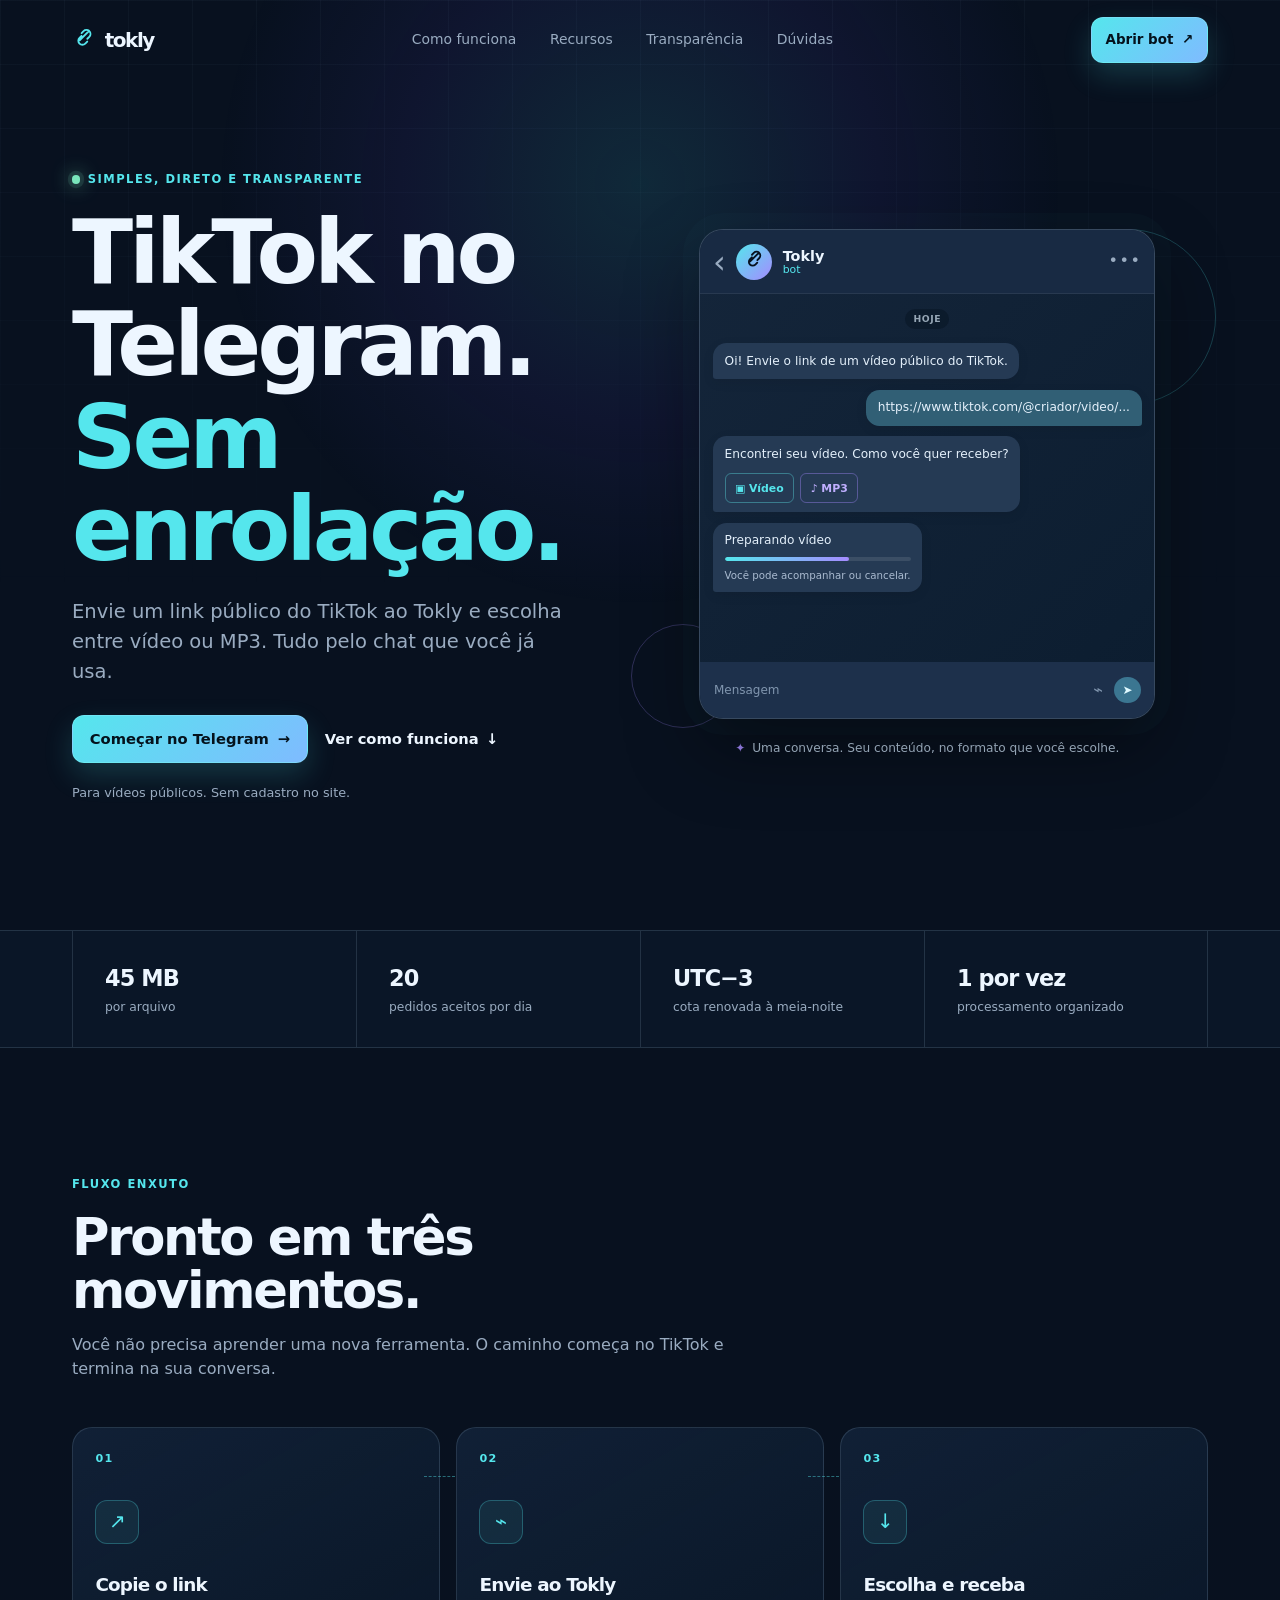
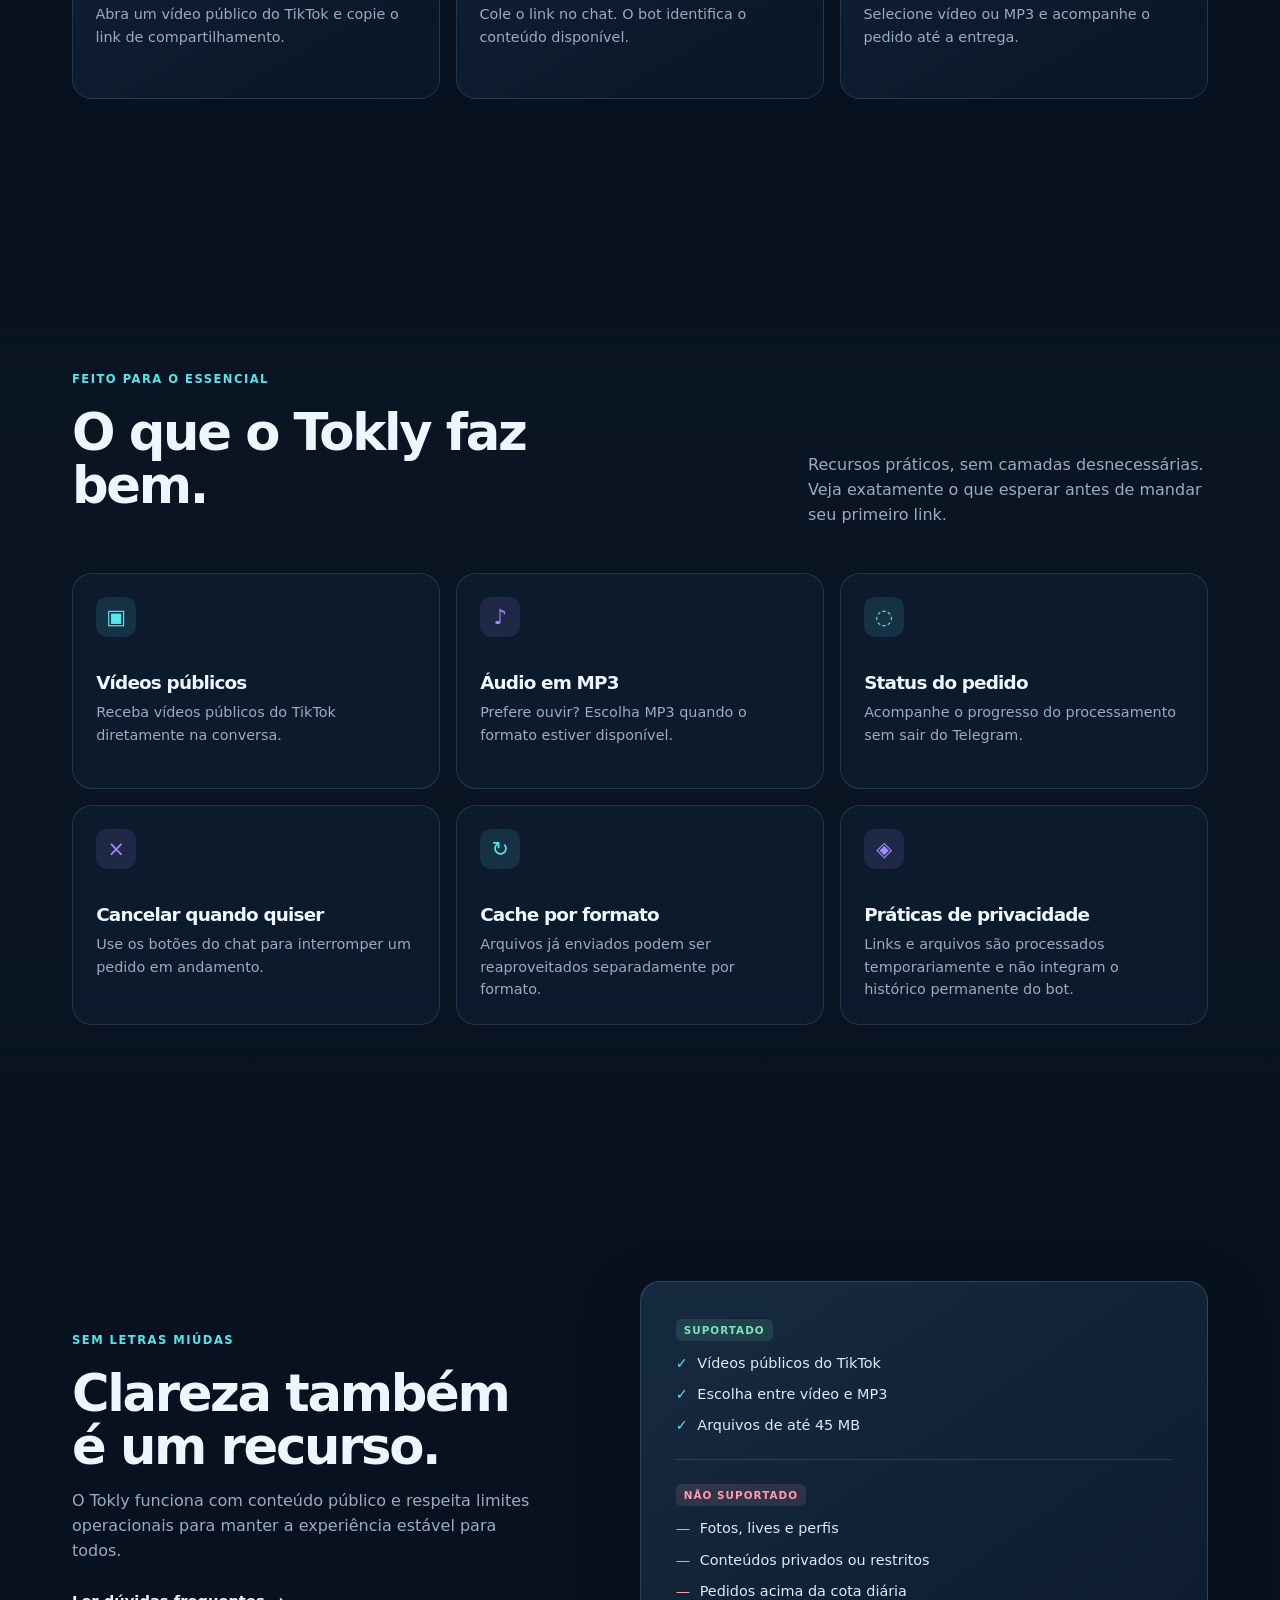
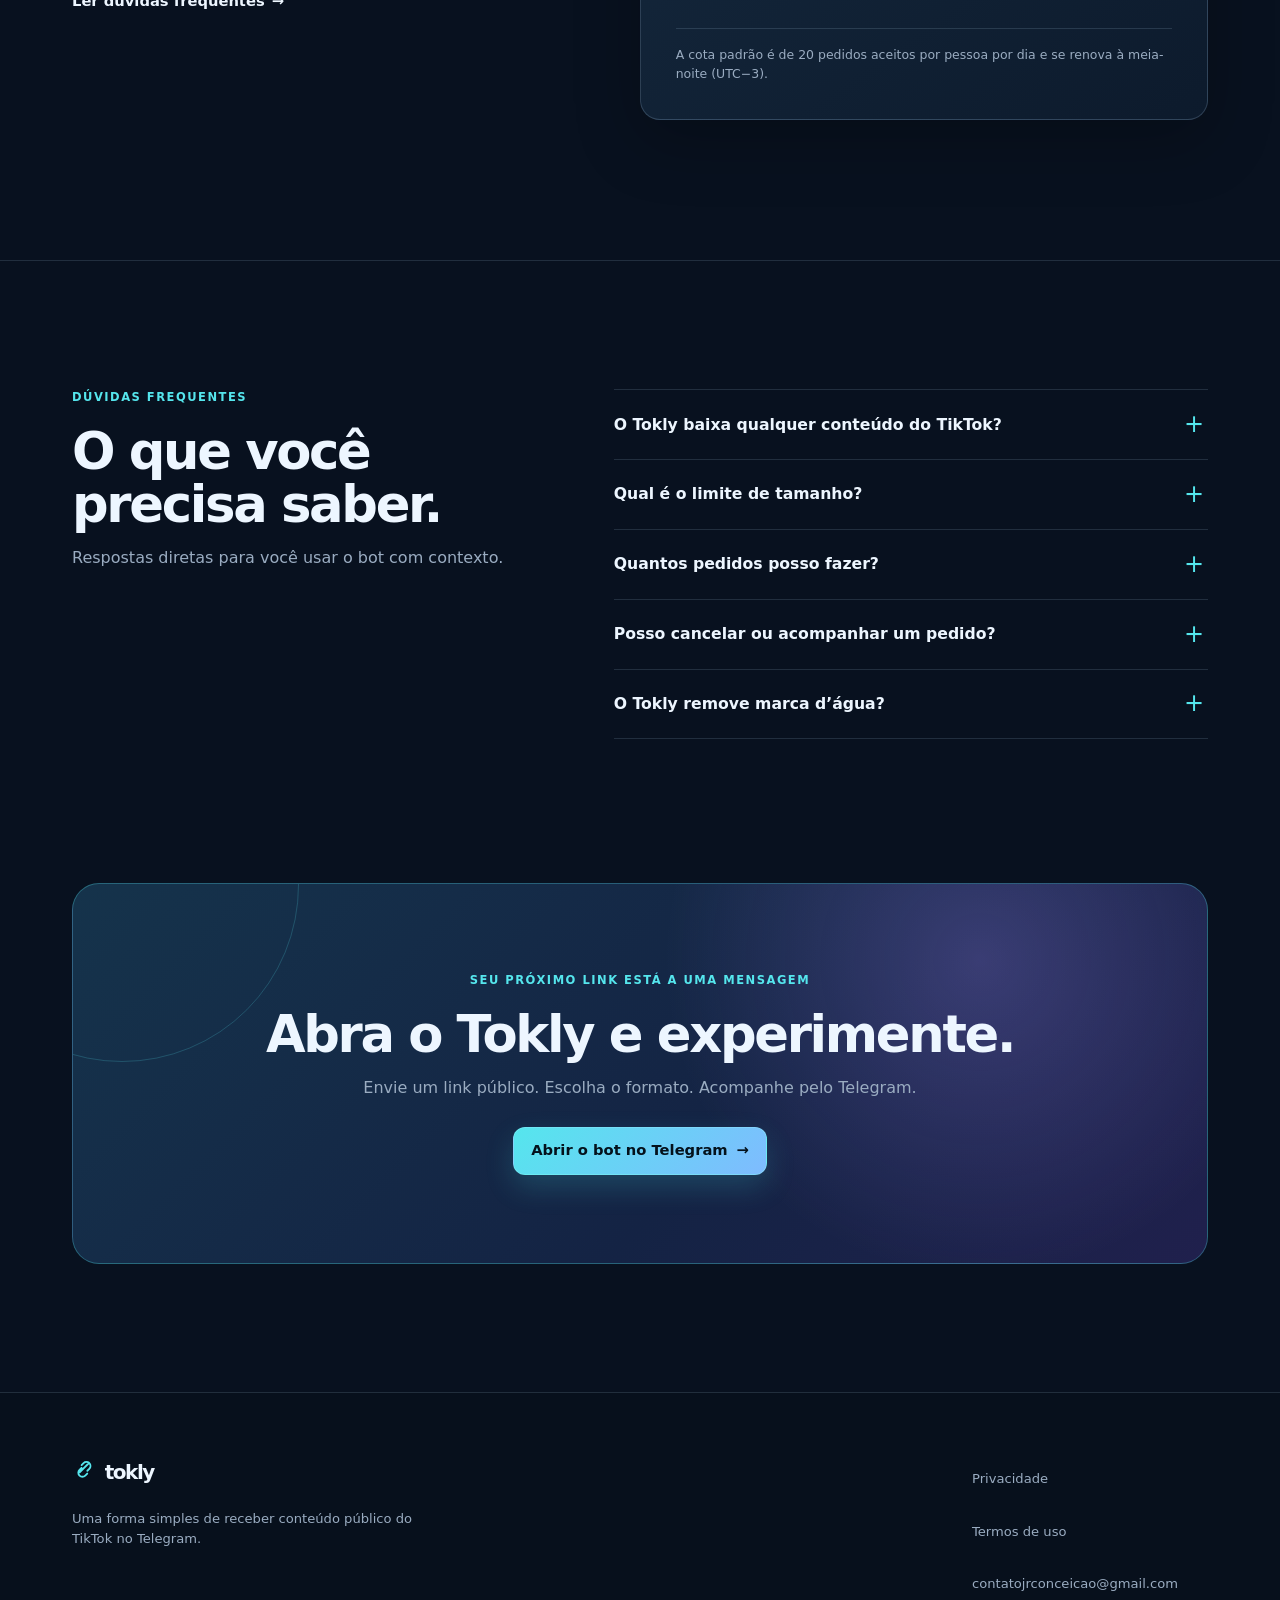
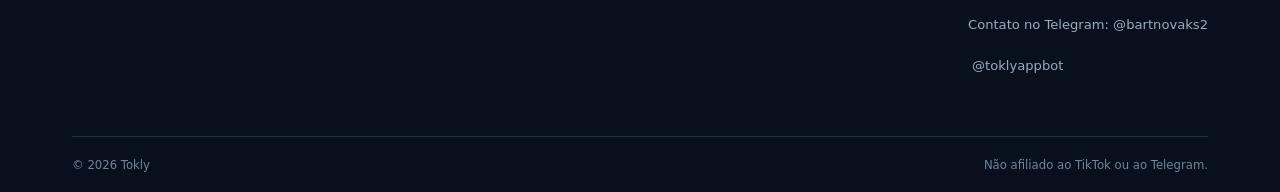
<file: index.html>
<!doctype html>
<html lang="pt-BR">
  <head>
    <meta charset="utf-8">
    <meta name="viewport" content="width=device-width, initial-scale=1">
    <meta name="theme-color" content="#08111f">
    <meta name="description" content="Baixe vídeos públicos do TikTok ou extraia MP3 pelo Telegram, com limites claros e privacidade em primeiro lugar.">
    <meta name="robots" content="index, follow">
    <title>Tokly — TikTok no Telegram, com clareza</title>
    <link rel="canonical" href="https://toklybot.netlify.app/">
    <link rel="icon" href="assets/favicon.svg" type="image/svg+xml">
    <link rel="manifest" href="site.webmanifest">
    <meta property="og:type" content="website">
    <meta property="og:locale" content="pt_BR">
    <meta property="og:site_name" content="Tokly">
    <meta property="og:title" content="Tokly — TikTok no Telegram, com clareza">
    <meta property="og:description" content="Vídeos públicos do TikTok e MP3 no Telegram, sem promessas vagas.">
    <meta property="og:url" content="https://toklybot.netlify.app/">
    <meta name="twitter:card" content="summary">
    <meta name="twitter:title" content="Tokly — TikTok no Telegram, com clareza">
    <meta name="twitter:description" content="Vídeos públicos do TikTok e MP3 no Telegram, com limites transparentes.">
    <link rel="stylesheet" href="styles.css">
  </head>
  <body>
    <a class="skip-link" href="#conteudo">Pular para o conteúdo</a>
    <div class="page-glow" aria-hidden="true"></div>

    <header class="site-header" id="inicio">
      <div class="container header-inner">
        <a class="brand" href="#inicio" aria-label="Tokly, início">
          <svg class="brand-mark" viewBox="0 0 32 32" aria-hidden="true"><path d="M12.3 10.1 9.7 12.7a5.2 5.2 0 0 0 7.4 7.4l2.6-2.6m.1-3.6 2.5-2.5a5.2 5.2 0 0 0-7.4-7.4l-2.5 2.5m-2.5 9.3 12.2-12.2"/></svg>
          <span>tokly</span>
        </a>
        <nav class="main-nav" aria-label="Navegação principal">
          <a href="#como-funciona">Como funciona</a>
          <a href="#recursos">Recursos</a>
          <a href="#transparencia">Transparência</a>
          <a href="#duvidas">Dúvidas</a>
        </nav>
        <a class="button button-small" href="https://t.me/toklyappbot" target="_blank" rel="noopener noreferrer">Abrir bot <span aria-hidden="true">↗</span></a>
      </div>
    </header>

    <main id="conteudo">
      <section class="hero section" aria-labelledby="hero-title">
        <div class="container hero-grid">
          <div class="hero-copy">
            <p class="eyebrow"><span class="status-dot" aria-hidden="true"></span> Simples, direto e transparente</p>
            <h1 id="hero-title">TikTok no Telegram.<br><em>Sem enrolação.</em></h1>
            <p class="hero-lead">Envie um link público do TikTok ao Tokly e escolha entre vídeo ou MP3. Tudo pelo chat que você já usa.</p>
            <div class="hero-actions">
              <a class="button" href="https://t.me/toklyappbot" target="_blank" rel="noopener noreferrer">Começar no Telegram <span aria-hidden="true">→</span></a>
              <a class="text-link" href="#como-funciona">Ver como funciona <span aria-hidden="true">↓</span></a>
            </div>
            <p class="quiet-note">Para vídeos públicos. Sem cadastro no site.</p>
          </div>

          <div class="chat-stage" aria-label="Demonstração ilustrativa de uma conversa com o Tokly no Telegram">
            <div class="orbit orbit-one" aria-hidden="true"></div>
            <div class="orbit orbit-two" aria-hidden="true"></div>
            <article class="telegram-mockup">
              <div class="chat-topbar">
                <span class="back-arrow" aria-hidden="true">‹</span>
                <span class="bot-avatar" aria-hidden="true"><svg viewBox="0 0 32 32"><path d="M12.3 10.1 9.7 12.7a5.2 5.2 0 0 0 7.4 7.4l2.6-2.6m.1-3.6 2.5-2.5a5.2 5.2 0 0 0-7.4-7.4l-2.5 2.5m-2.5 9.3 12.2-12.2"/></svg></span>
                <span class="chat-person"><strong>Tokly</strong><small>bot</small></span>
                <span class="chat-menu" aria-hidden="true">•••</span>
              </div>
              <div class="chat-body">
                <p class="chat-date">HOJE</p>
                <div class="message message-bot">Oi! Envie o link de um vídeo público do TikTok.</div>
                <div class="message message-user">https://www.tiktok.com/@criador/video/...</div>
                <div class="message message-bot message-choice">
                  <span>Encontrei seu vídeo. Como você quer receber?</span>
                  <span class="choice-row"><b>▣ Vídeo</b><b>♪ MP3</b></span>
                </div>
                <div class="message message-bot message-progress">
                  <span>Preparando vídeo</span>
                  <span class="progress-line"><i></i></span>
                  <small>Você pode acompanhar ou cancelar.</small>
                </div>
              </div>
              <div class="chat-input"><span>Mensagem</span><span aria-hidden="true">⌁</span><span aria-hidden="true">➤</span></div>
            </article>
            <p class="mockup-caption"><span aria-hidden="true">✦</span> Uma conversa. Seu conteúdo, no formato que você escolhe.</p>
          </div>
        </div>
      </section>

      <section class="metrics-section" aria-label="Limites e funcionamento">
        <div class="container metric-grid">
          <div class="metric"><strong>45 MB</strong><span>por arquivo</span></div>
          <div class="metric"><strong>20</strong><span>pedidos aceitos por dia</span></div>
          <div class="metric"><strong>UTC−3</strong><span>cota renovada à meia-noite</span></div>
          <div class="metric"><strong>1 por vez</strong><span>processamento organizado</span></div>
        </div>
      </section>

      <section class="section" id="como-funciona" aria-labelledby="steps-title">
        <div class="container">
          <div class="section-heading">
            <p class="eyebrow">Fluxo enxuto</p>
            <h2 id="steps-title">Pronto em três movimentos.</h2>
            <p>Você não precisa aprender uma nova ferramenta. O caminho começa no TikTok e termina na sua conversa.</p>
          </div>
          <ol class="steps-grid">
            <li class="step-card"><span class="step-number">01</span><span class="step-icon" aria-hidden="true">↗</span><h3>Copie o link</h3><p>Abra um vídeo público do TikTok e copie o link de compartilhamento.</p></li>
            <li class="step-card"><span class="step-number">02</span><span class="step-icon" aria-hidden="true">⌁</span><h3>Envie ao Tokly</h3><p>Cole o link no chat. O bot identifica o conteúdo disponível.</p></li>
            <li class="step-card"><span class="step-number">03</span><span class="step-icon" aria-hidden="true">↓</span><h3>Escolha e receba</h3><p>Selecione vídeo ou MP3 e acompanhe o pedido até a entrega.</p></li>
          </ol>
        </div>
      </section>

      <section class="section feature-section" id="recursos" aria-labelledby="features-title">
        <div class="container">
          <div class="section-heading split-heading">
            <div><p class="eyebrow">Feito para o essencial</p><h2 id="features-title">O que o Tokly faz bem.</h2></div>
            <p>Recursos práticos, sem camadas desnecessárias. Veja exatamente o que esperar antes de mandar seu primeiro link.</p>
          </div>
          <div class="card-grid">
            <article class="feature-card"><span class="feature-icon" aria-hidden="true">▣</span><h3>Vídeos públicos</h3><p>Receba vídeos públicos do TikTok diretamente na conversa.</p></article>
            <article class="feature-card"><span class="feature-icon violet" aria-hidden="true">♪</span><h3>Áudio em MP3</h3><p>Prefere ouvir? Escolha MP3 quando o formato estiver disponível.</p></article>
            <article class="feature-card"><span class="feature-icon" aria-hidden="true">◌</span><h3>Status do pedido</h3><p>Acompanhe o progresso do processamento sem sair do Telegram.</p></article>
            <article class="feature-card"><span class="feature-icon violet" aria-hidden="true">×</span><h3>Cancelar quando quiser</h3><p>Use os botões do chat para interromper um pedido em andamento.</p></article>
            <article class="feature-card"><span class="feature-icon" aria-hidden="true">↻</span><h3>Cache por formato</h3><p>Arquivos já enviados podem ser reaproveitados separadamente por formato.</p></article>
            <article class="feature-card"><span class="feature-icon violet" aria-hidden="true">◈</span><h3>Práticas de privacidade</h3><p>Links e arquivos são processados temporariamente e não integram o histórico permanente do bot.</p></article>
          </div>
        </div>
      </section>

      <section class="section transparency-section" id="transparencia" aria-labelledby="transparency-title">
        <div class="container transparency-grid">
          <div class="section-heading"><p class="eyebrow">Sem letras miúdas</p><h2 id="transparency-title">Clareza também é um recurso.</h2><p>O Tokly funciona com conteúdo público e respeita limites operacionais para manter a experiência estável para todos.</p><a class="text-link" href="#duvidas">Ler dúvidas frequentes <span aria-hidden="true">→</span></a></div>
          <div class="transparency-card">
            <div><span class="transparency-label good">Suportado</span><ul><li>Vídeos públicos do TikTok</li><li>Escolha entre vídeo e MP3</li><li>Arquivos de até 45 MB</li></ul></div>
            <div><span class="transparency-label no">Não suportado</span><ul><li>Fotos, lives e perfis</li><li>Conteúdos privados ou restritos</li><li>Pedidos acima da cota diária</li></ul></div>
            <p class="limit-note">A cota padrão é de 20 pedidos aceitos por pessoa por dia e se renova à meia-noite (UTC−3).</p>
          </div>
        </div>
      </section>

      <section class="section faq-section" id="duvidas" aria-labelledby="faq-title">
        <div class="container faq-grid">
          <div class="section-heading"><p class="eyebrow">Dúvidas frequentes</p><h2 id="faq-title">O que você precisa saber.</h2><p>Respostas diretas para você usar o bot com contexto.</p></div>
          <div class="faq-list">
            <details><summary>O Tokly baixa qualquer conteúdo do TikTok?</summary><p>Não. O bot foi feito para vídeos públicos. Fotos, lives, perfis e conteúdos privados ou restritos não são suportados.</p></details>
            <details><summary>Qual é o limite de tamanho?</summary><p>O limite padrão é de 45 MB por arquivo. Se o resultado ultrapassar esse limite, ele pode não estar disponível para entrega.</p></details>
            <details><summary>Quantos pedidos posso fazer?</summary><p>A cota padrão é de 20 pedidos aceitos por pessoa por dia. Ela é renovada à meia-noite no fuso UTC−3.</p></details>
            <details><summary>Posso cancelar ou acompanhar um pedido?</summary><p>Sim. O chat oferece botões para acompanhar o status e cancelar pedidos em andamento.</p></details>
            <details><summary>O Tokly remove marca d’água?</summary><p>O Tokly não promete remover marca d’água. O resultado depende do conteúdo público e do processamento disponível.</p></details>
          </div>
        </div>
      </section>

      <section class="section final-cta" aria-labelledby="cta-title">
        <div class="container cta-panel">
          <p class="eyebrow">Seu próximo link está a uma mensagem</p>
          <h2 id="cta-title">Abra o Tokly e experimente.</h2>
          <p>Envie um link público. Escolha o formato. Acompanhe pelo Telegram.</p>
          <a class="button" href="https://t.me/toklyappbot" target="_blank" rel="noopener noreferrer">Abrir o bot no Telegram <span aria-hidden="true">→</span></a>
        </div>
      </section>
    </main>

    <footer class="site-footer">
      <div class="container footer-grid">
        <div><a class="brand" href="#inicio" aria-label="Tokly, início"><svg class="brand-mark" viewBox="0 0 32 32" aria-hidden="true"><path d="M12.3 10.1 9.7 12.7a5.2 5.2 0 0 0 7.4 7.4l2.6-2.6m.1-3.6 2.5-2.5a5.2 5.2 0 0 0-7.4-7.4l-2.5 2.5m-2.5 9.3 12.2-12.2"/></svg><span>tokly</span></a><p>Uma forma simples de receber conteúdo público do TikTok no Telegram.</p></div>
        <div class="footer-links"><a href="privacy/">Privacidade</a><a href="terms/">Termos de uso</a><a href="mailto:contatojrconceicao@gmail.com">contatojrconceicao@gmail.com</a><span>Contato no Telegram: @bartnovaks2</span><a href="https://t.me/toklyappbot" target="_blank" rel="noopener noreferrer">@toklyappbot</a></div>
      </div>
      <div class="container footer-bottom"><span>© 2026 Tokly</span><span>Não afiliado ao TikTok ou ao Telegram.</span></div>
    </footer>
  </body>
</html>
</file>
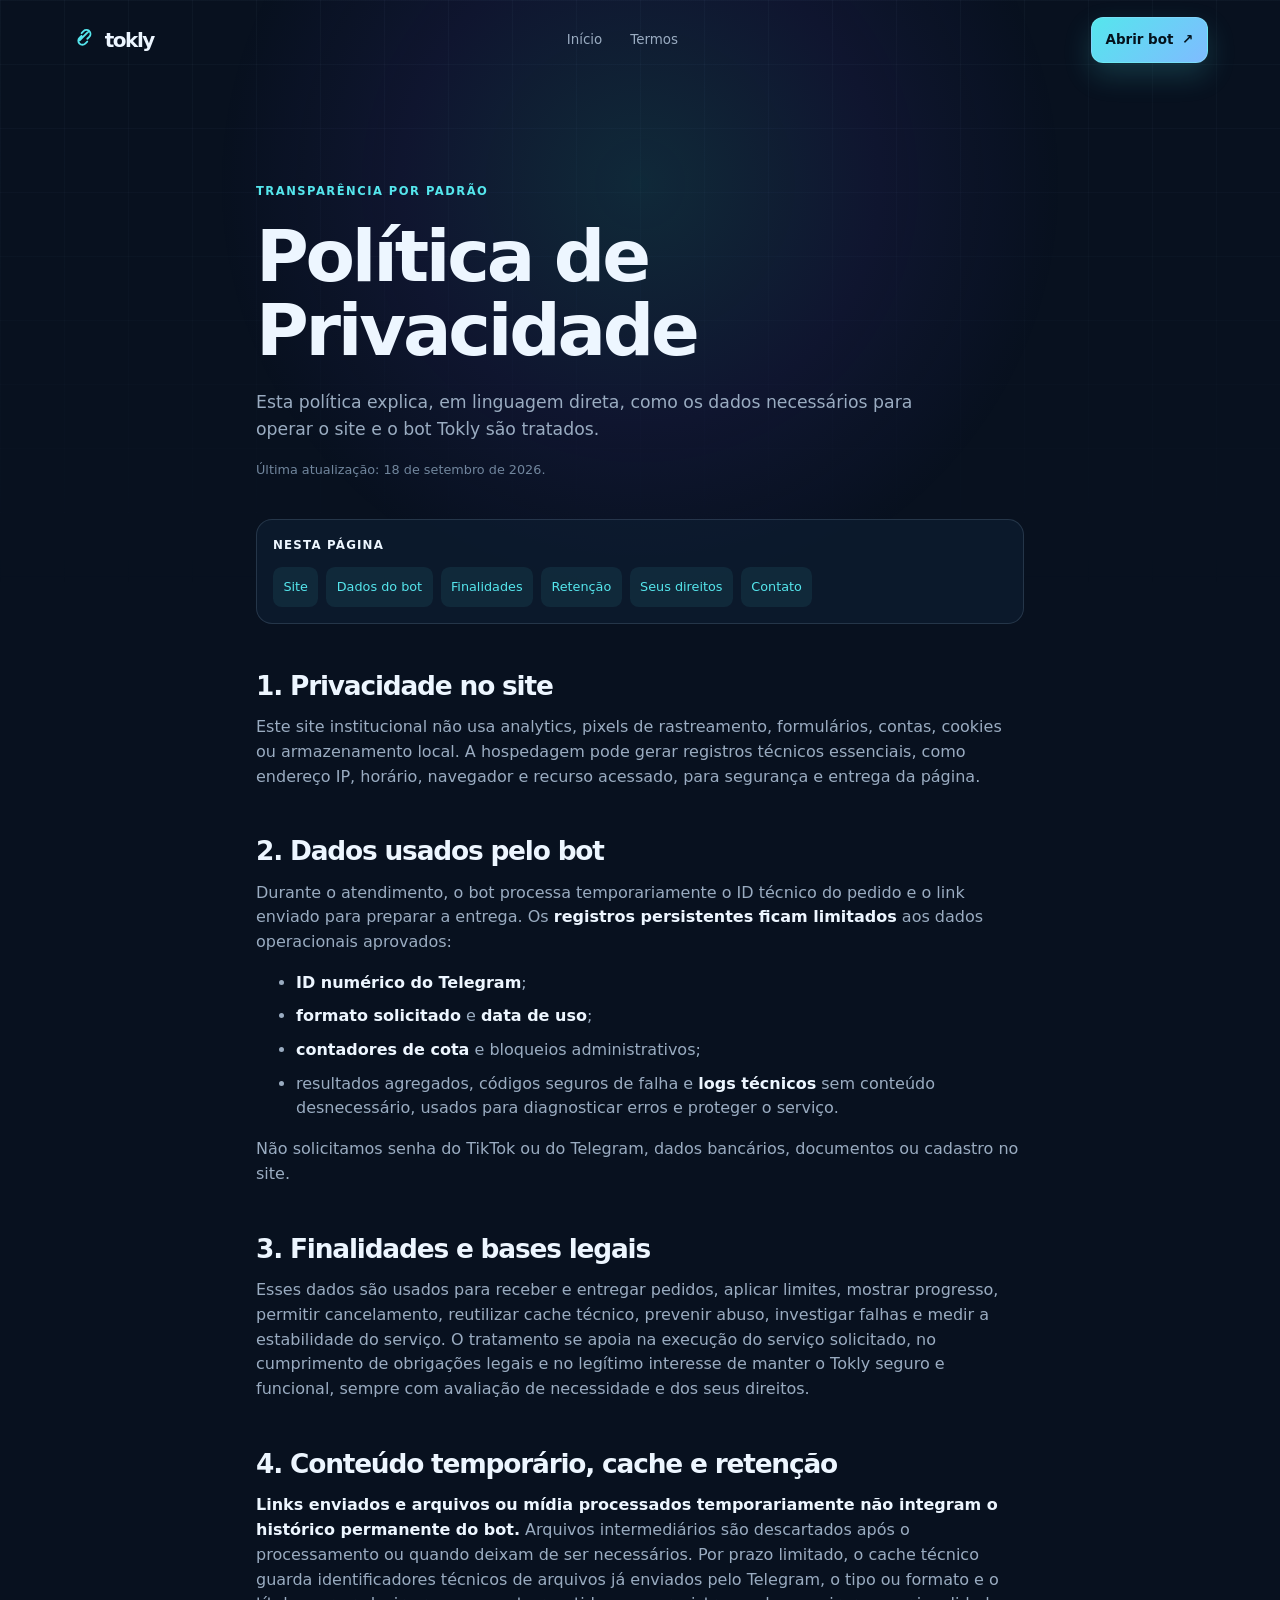
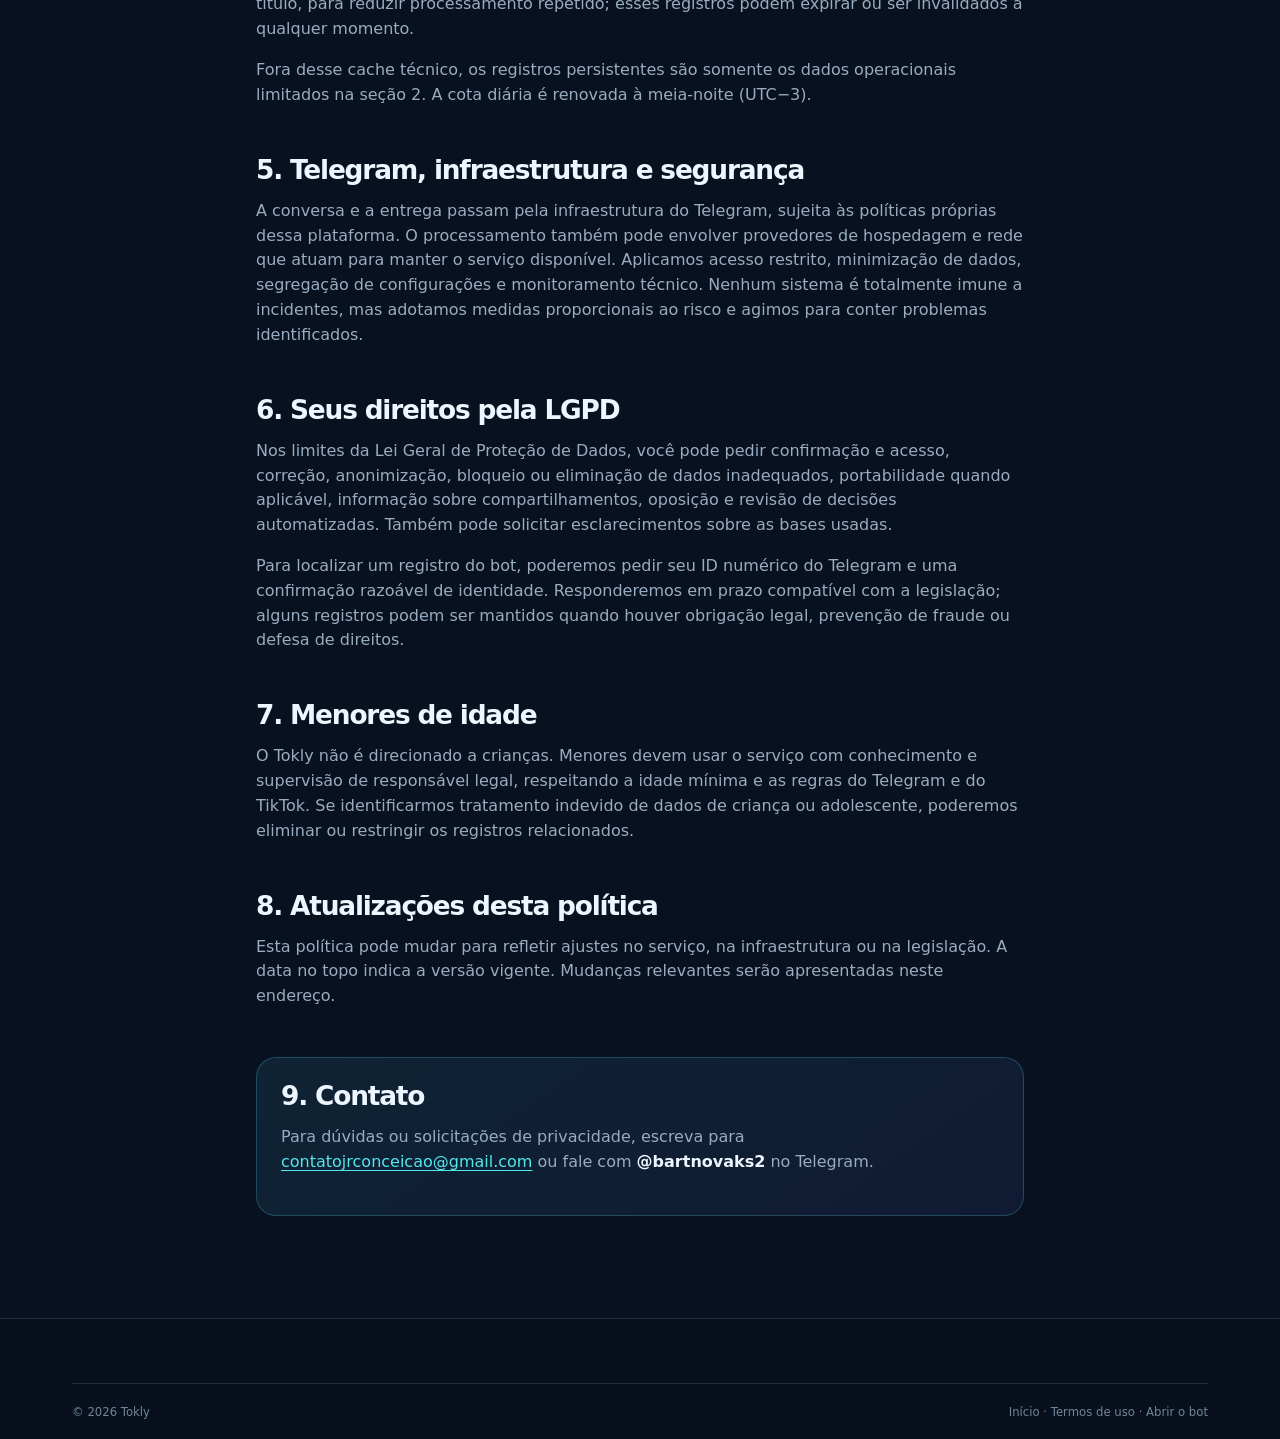
<file: privacy/index.html>
<!doctype html>
<html lang="pt-BR">
  <head>
    <meta charset="utf-8">
    <meta name="viewport" content="width=device-width, initial-scale=1">
    <meta name="theme-color" content="#08111f">
    <meta name="description" content="Entenda quais dados o Tokly usa para operar o bot, por quanto tempo são mantidos e como exercer seus direitos de privacidade.">
    <meta name="robots" content="index, follow">
    <title>Política de Privacidade — Tokly</title>
    <link rel="canonical" href="https://toklybot.netlify.app/privacy/">
    <link rel="icon" href="../assets/favicon.svg" type="image/svg+xml">
    <link rel="manifest" href="../site.webmanifest">
    <meta property="og:type" content="website">
    <meta property="og:locale" content="pt_BR">
    <meta property="og:site_name" content="Tokly">
    <meta property="og:title" content="Política de Privacidade — Tokly">
    <meta property="og:description" content="Dados operacionais, retenção e direitos de privacidade no Tokly.">
    <meta property="og:url" content="https://toklybot.netlify.app/privacy/">
    <meta name="twitter:card" content="summary">
    <meta name="twitter:title" content="Política de Privacidade — Tokly">
    <meta name="twitter:description" content="Como o Tokly trata dados para entregar o serviço pelo Telegram.">
    <link rel="stylesheet" href="../styles.css">
  </head>
  <body>
    <a class="skip-link" href="#conteudo">Pular para o conteúdo</a>
    <div class="page-glow" aria-hidden="true"></div>
    <header class="site-header">
      <div class="container header-inner">
        <a class="brand" href="../" aria-label="Tokly, página inicial">
          <svg class="brand-mark" viewBox="0 0 32 32" aria-hidden="true"><path d="M12.3 10.1 9.7 12.7a5.2 5.2 0 0 0 7.4 7.4l2.6-2.6m.1-3.6 2.5-2.5a5.2 5.2 0 0 0-7.4-7.4l-2.5 2.5m-2.5 9.3 12.2-12.2"/></svg>
          <span>tokly</span>
        </a>
        <nav class="legal-nav" aria-label="Páginas institucionais"><a href="../">Início</a><a href="../terms/">Termos</a></nav>
        <a class="button button-small" href="https://t.me/toklyappbot" target="_blank" rel="noopener noreferrer">Abrir bot <span aria-hidden="true">↗</span></a>
      </div>
    </header>

    <main id="conteudo" class="legal-shell">
      <p class="eyebrow">Transparência por padrão</p>
      <h1>Política de Privacidade</h1>
      <p class="legal-intro">Esta política explica, em linguagem direta, como os dados necessários para operar o site e o bot Tokly são tratados.</p>
      <p class="legal-updated">Última atualização: <time datetime="2026-09-18">18 de setembro de 2026</time>.</p>

      <nav class="legal-index" aria-label="Nesta política">
        <strong>Nesta página</strong>
        <a href="#site">Site</a><a href="#dados">Dados do bot</a><a href="#finalidades">Finalidades</a><a href="#retencao">Retenção</a><a href="#direitos">Seus direitos</a><a href="#contato">Contato</a>
      </nav>

      <section id="site"><h2>1. Privacidade no site</h2><p>Este site institucional não usa analytics, pixels de rastreamento, formulários, contas, cookies ou armazenamento local. A hospedagem pode gerar registros técnicos essenciais, como endereço IP, horário, navegador e recurso acessado, para segurança e entrega da página.</p></section>

      <section id="dados"><h2>2. Dados usados pelo bot</h2><p>Durante o atendimento, o bot processa temporariamente o ID técnico do pedido e o link enviado para preparar a entrega. Os <strong>registros persistentes ficam limitados</strong> aos dados operacionais aprovados:</p><ul><li><strong>ID numérico do Telegram</strong>;</li><li><strong>formato solicitado</strong> e <strong>data de uso</strong>;</li><li><strong>contadores de cota</strong> e bloqueios administrativos;</li><li>resultados agregados, códigos seguros de falha e <strong>logs técnicos</strong> sem conteúdo desnecessário, usados para diagnosticar erros e proteger o serviço.</li></ul><p>Não solicitamos senha do TikTok ou do Telegram, dados bancários, documentos ou cadastro no site.</p></section>

      <section id="finalidades"><h2>3. Finalidades e bases legais</h2><p>Esses dados são usados para receber e entregar pedidos, aplicar limites, mostrar progresso, permitir cancelamento, reutilizar cache técnico, prevenir abuso, investigar falhas e medir a estabilidade do serviço. O tratamento se apoia na execução do serviço solicitado, no cumprimento de obrigações legais e no legítimo interesse de manter o Tokly seguro e funcional, sempre com avaliação de necessidade e dos seus direitos.</p></section>

      <section id="retencao"><h2>4. Conteúdo temporário, cache e retenção</h2><p><strong>Links enviados e arquivos ou mídia processados temporariamente não integram o histórico permanente do bot.</strong> Arquivos intermediários são descartados após o processamento ou quando deixam de ser necessários. Por prazo limitado, o cache técnico guarda identificadores técnicos de arquivos já enviados pelo Telegram, o tipo ou formato e o título, para reduzir processamento repetido; esses registros podem expirar ou ser invalidados a qualquer momento.</p><p>Fora desse cache técnico, os registros persistentes são somente os dados operacionais limitados na seção 2. A cota diária é renovada à meia-noite (UTC−3).</p></section>

      <section id="infraestrutura"><h2>5. Telegram, infraestrutura e segurança</h2><p>A conversa e a entrega passam pela infraestrutura do Telegram, sujeita às políticas próprias dessa plataforma. O processamento também pode envolver provedores de hospedagem e rede que atuam para manter o serviço disponível. Aplicamos acesso restrito, minimização de dados, segregação de configurações e monitoramento técnico. Nenhum sistema é totalmente imune a incidentes, mas adotamos medidas proporcionais ao risco e agimos para conter problemas identificados.</p></section>

      <section id="direitos"><h2>6. Seus direitos pela LGPD</h2><p>Nos limites da Lei Geral de Proteção de Dados, você pode pedir confirmação e acesso, correção, anonimização, bloqueio ou eliminação de dados inadequados, portabilidade quando aplicável, informação sobre compartilhamentos, oposição e revisão de decisões automatizadas. Também pode solicitar esclarecimentos sobre as bases usadas.</p><p>Para localizar um registro do bot, poderemos pedir seu ID numérico do Telegram e uma confirmação razoável de identidade. Responderemos em prazo compatível com a legislação; alguns registros podem ser mantidos quando houver obrigação legal, prevenção de fraude ou defesa de direitos.</p></section>

      <section id="menores"><h2>7. Menores de idade</h2><p>O Tokly não é direcionado a crianças. Menores devem usar o serviço com conhecimento e supervisão de responsável legal, respeitando a idade mínima e as regras do Telegram e do TikTok. Se identificarmos tratamento indevido de dados de criança ou adolescente, poderemos eliminar ou restringir os registros relacionados.</p></section>

      <section id="alteracoes"><h2>8. Atualizações desta política</h2><p>Esta política pode mudar para refletir ajustes no serviço, na infraestrutura ou na legislação. A data no topo indica a versão vigente. Mudanças relevantes serão apresentadas neste endereço.</p></section>

      <section id="contato" class="legal-contact"><h2>9. Contato</h2><p>Para dúvidas ou solicitações de privacidade, escreva para <a href="mailto:contatojrconceicao@gmail.com">contatojrconceicao@gmail.com</a> ou fale com <strong>@bartnovaks2</strong> no Telegram.</p></section>
    </main>

    <footer class="site-footer"><div class="container footer-bottom"><span>© 2026 Tokly</span><span><a href="../">Início</a> · <a href="../terms/">Termos de uso</a> · <a href="https://t.me/toklyappbot" target="_blank" rel="noopener noreferrer">Abrir o bot</a></span></div></footer>
  </body>
</html>
</file>
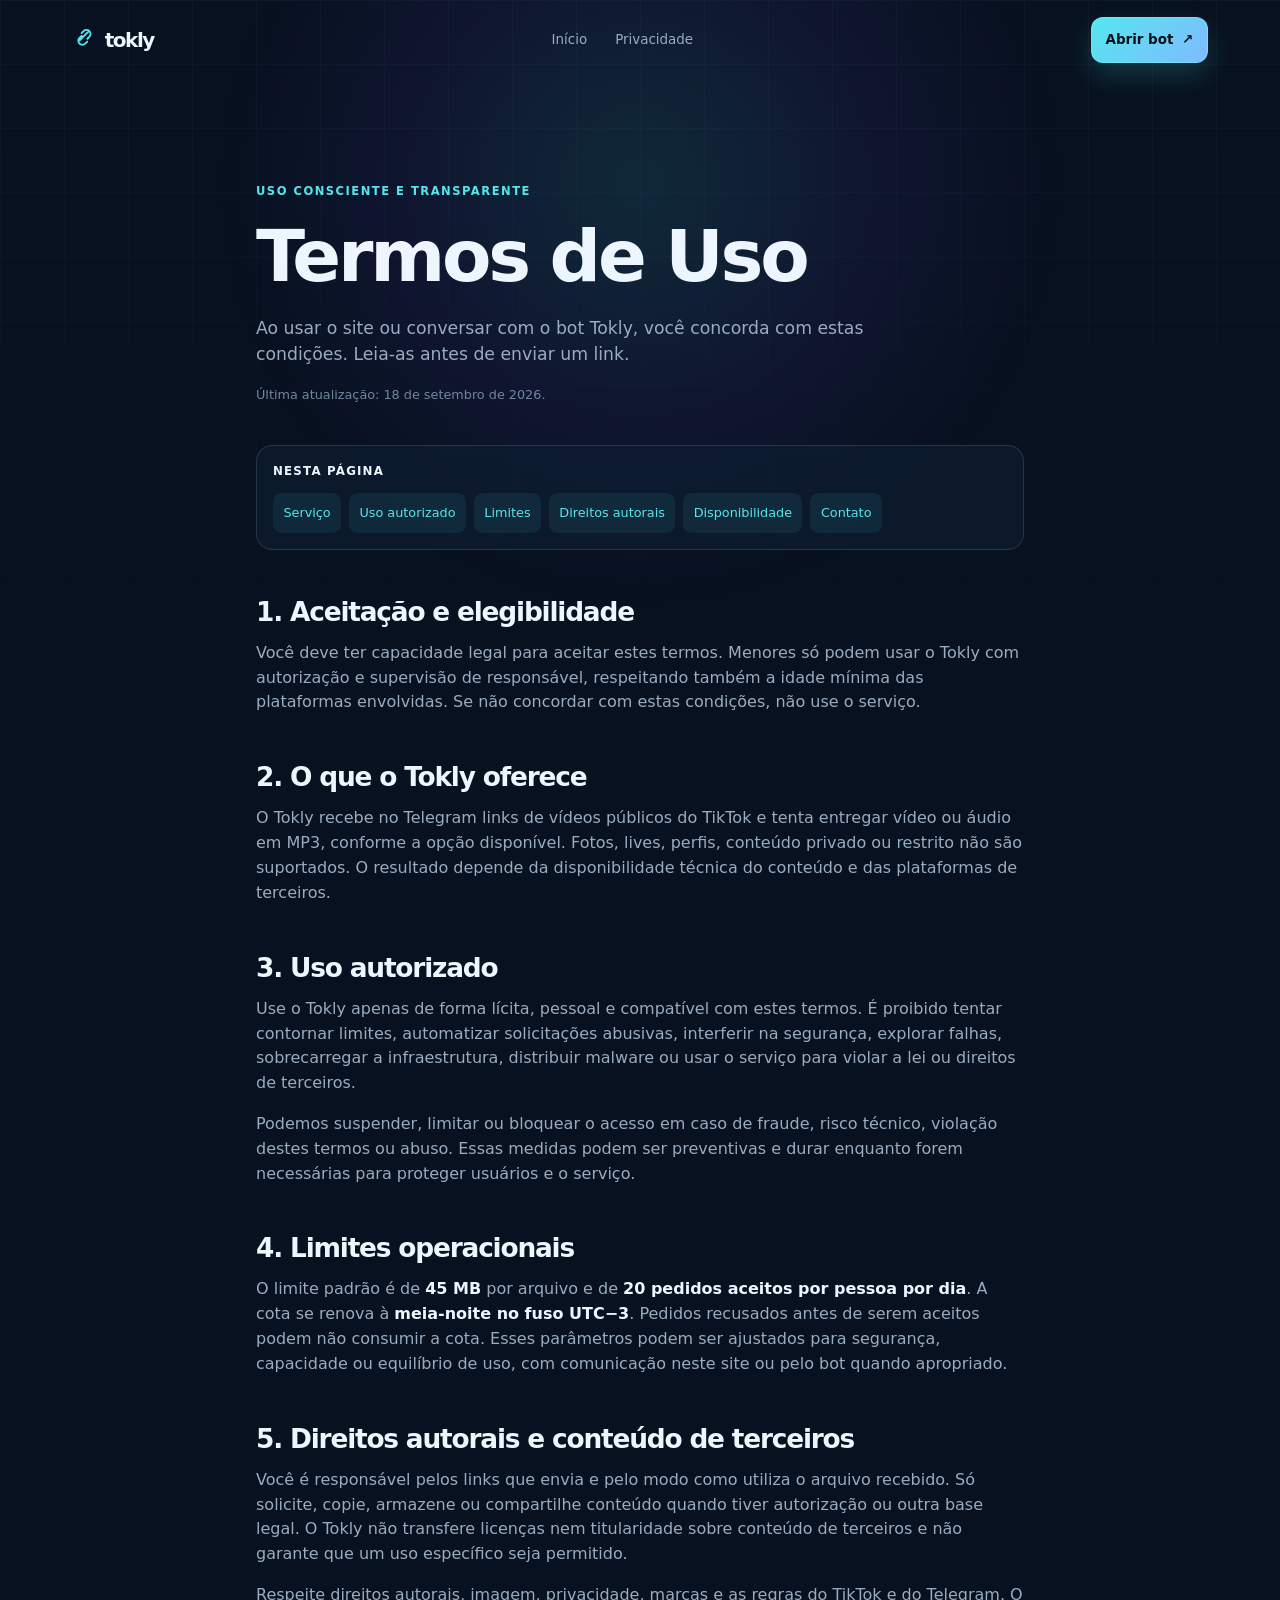
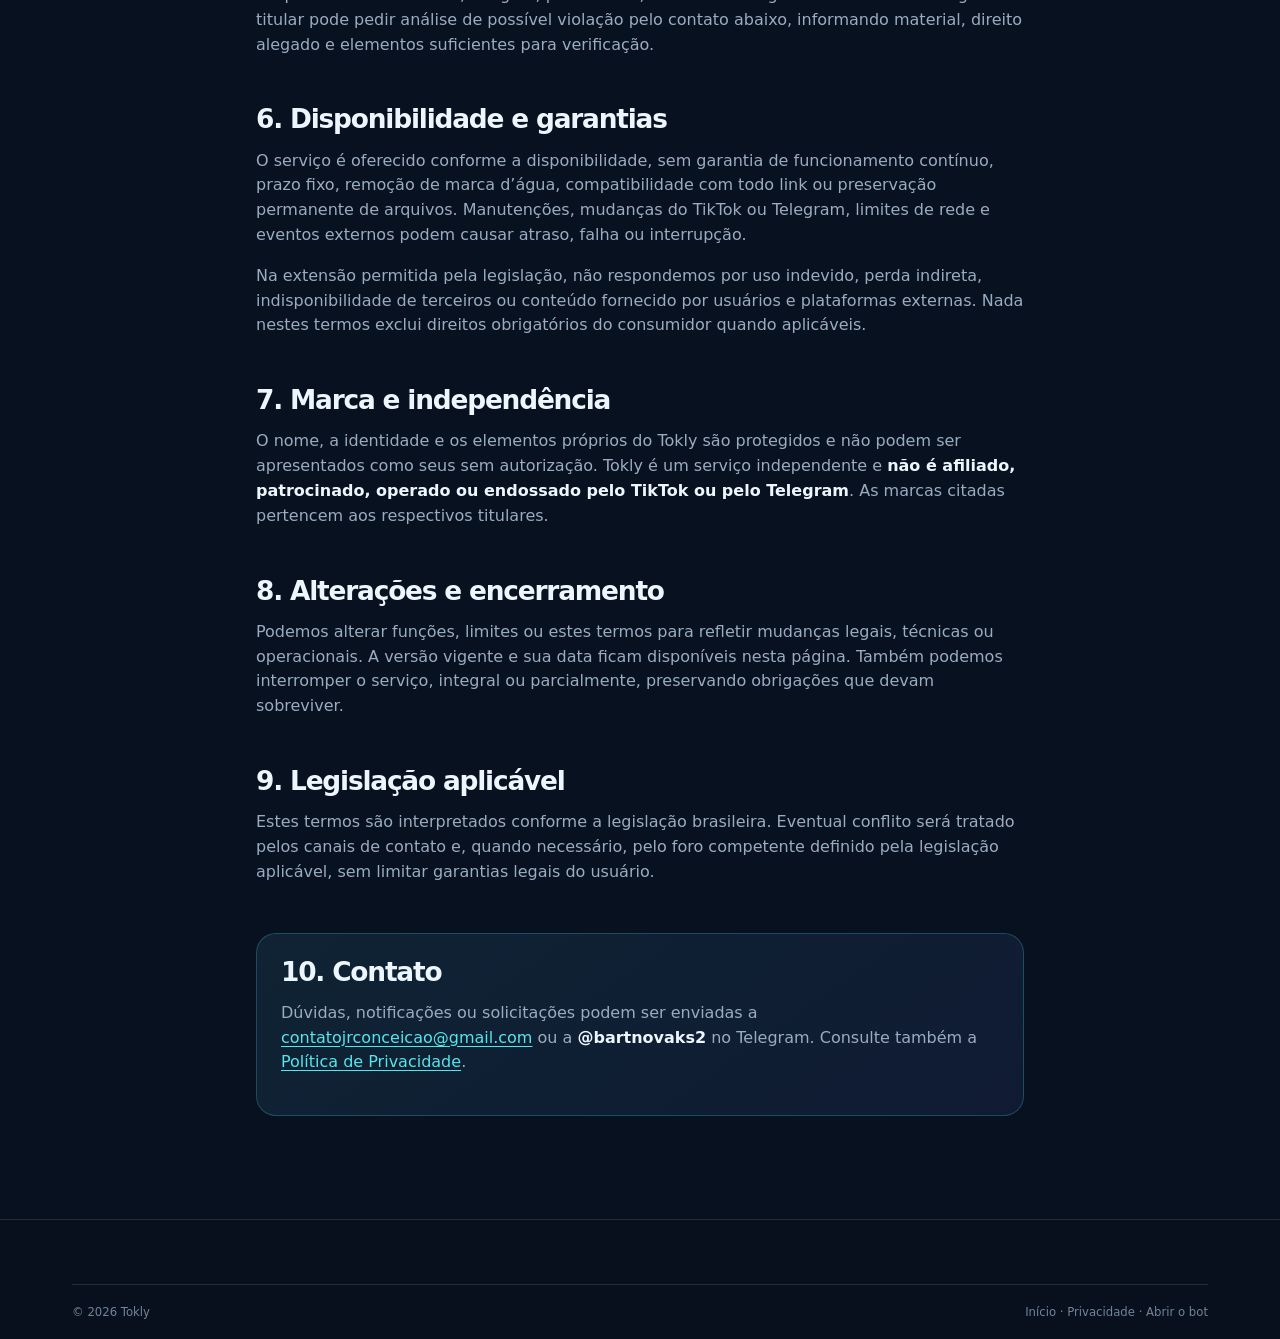
<file: terms/index.html>
<!doctype html>
<html lang="pt-BR">
  <head>
    <meta charset="utf-8">
    <meta name="viewport" content="width=device-width, initial-scale=1">
    <meta name="theme-color" content="#08111f">
    <meta name="description" content="Conheça as condições de uso, limites operacionais e responsabilidades aplicáveis ao site e ao bot Tokly.">
    <meta name="robots" content="index, follow">
    <title>Termos de Uso — Tokly</title>
    <link rel="canonical" href="https://toklybot.netlify.app/terms/">
    <link rel="icon" href="../assets/favicon.svg" type="image/svg+xml">
    <link rel="manifest" href="../site.webmanifest">
    <meta property="og:type" content="website">
    <meta property="og:locale" content="pt_BR">
    <meta property="og:site_name" content="Tokly">
    <meta property="og:title" content="Termos de Uso — Tokly">
    <meta property="og:description" content="Regras, limites e responsabilidades para usar o Tokly.">
    <meta property="og:url" content="https://toklybot.netlify.app/terms/">
    <meta name="twitter:card" content="summary">
    <meta name="twitter:title" content="Termos de Uso — Tokly">
    <meta name="twitter:description" content="Condições claras para usar o Tokly pelo Telegram.">
    <link rel="stylesheet" href="../styles.css">
  </head>
  <body>
    <a class="skip-link" href="#conteudo">Pular para o conteúdo</a>
    <div class="page-glow" aria-hidden="true"></div>
    <header class="site-header"><div class="container header-inner">
      <a class="brand" href="../" aria-label="Tokly, página inicial"><svg class="brand-mark" viewBox="0 0 32 32" aria-hidden="true"><path d="M12.3 10.1 9.7 12.7a5.2 5.2 0 0 0 7.4 7.4l2.6-2.6m.1-3.6 2.5-2.5a5.2 5.2 0 0 0-7.4-7.4l-2.5 2.5m-2.5 9.3 12.2-12.2"/></svg><span>tokly</span></a>
      <nav class="legal-nav" aria-label="Páginas institucionais"><a href="../">Início</a><a href="../privacy/">Privacidade</a></nav>
      <a class="button button-small" href="https://t.me/toklyappbot" target="_blank" rel="noopener noreferrer">Abrir bot <span aria-hidden="true">↗</span></a>
    </div></header>

    <main id="conteudo" class="legal-shell">
      <p class="eyebrow">Uso consciente e transparente</p>
      <h1>Termos de Uso</h1>
      <p class="legal-intro">Ao usar o site ou conversar com o bot Tokly, você concorda com estas condições. Leia-as antes de enviar um link.</p>
      <p class="legal-updated">Última atualização: <time datetime="2026-09-18">18 de setembro de 2026</time>.</p>

      <nav class="legal-index" aria-label="Nestes termos"><strong>Nesta página</strong><a href="#servico">Serviço</a><a href="#uso">Uso autorizado</a><a href="#limites">Limites</a><a href="#direitos">Direitos autorais</a><a href="#disponibilidade">Disponibilidade</a><a href="#contato">Contato</a></nav>

      <section id="aceitacao"><h2>1. Aceitação e elegibilidade</h2><p>Você deve ter capacidade legal para aceitar estes termos. Menores só podem usar o Tokly com autorização e supervisão de responsável, respeitando também a idade mínima das plataformas envolvidas. Se não concordar com estas condições, não use o serviço.</p></section>
      <section id="servico"><h2>2. O que o Tokly oferece</h2><p>O Tokly recebe no Telegram links de vídeos públicos do TikTok e tenta entregar vídeo ou áudio em MP3, conforme a opção disponível. Fotos, lives, perfis, conteúdo privado ou restrito não são suportados. O resultado depende da disponibilidade técnica do conteúdo e das plataformas de terceiros.</p></section>
      <section id="uso"><h2>3. Uso autorizado</h2><p>Use o Tokly apenas de forma lícita, pessoal e compatível com estes termos. É proibido tentar contornar limites, automatizar solicitações abusivas, interferir na segurança, explorar falhas, sobrecarregar a infraestrutura, distribuir malware ou usar o serviço para violar a lei ou direitos de terceiros.</p><p>Podemos suspender, limitar ou bloquear o acesso em caso de fraude, risco técnico, violação destes termos ou abuso. Essas medidas podem ser preventivas e durar enquanto forem necessárias para proteger usuários e o serviço.</p></section>
      <section id="limites"><h2>4. Limites operacionais</h2><p>O limite padrão é de <strong>45 MB</strong> por arquivo e de <strong>20 pedidos aceitos por pessoa por dia</strong>. A cota se renova à <strong>meia-noite no fuso UTC−3</strong>. Pedidos recusados antes de serem aceitos podem não consumir a cota. Esses parâmetros podem ser ajustados para segurança, capacidade ou equilíbrio de uso, com comunicação neste site ou pelo bot quando apropriado.</p></section>
      <section id="direitos"><h2>5. Direitos autorais e conteúdo de terceiros</h2><p>Você é responsável pelos links que envia e pelo modo como utiliza o arquivo recebido. Só solicite, copie, armazene ou compartilhe conteúdo quando tiver autorização ou outra base legal. O Tokly não transfere licenças nem titularidade sobre conteúdo de terceiros e não garante que um uso específico seja permitido.</p><p>Respeite direitos autorais, imagem, privacidade, marcas e as regras do TikTok e do Telegram. O titular pode pedir análise de possível violação pelo contato abaixo, informando material, direito alegado e elementos suficientes para verificação.</p></section>
      <section id="disponibilidade"><h2>6. Disponibilidade e garantias</h2><p>O serviço é oferecido conforme a disponibilidade, sem garantia de funcionamento contínuo, prazo fixo, remoção de marca d’água, compatibilidade com todo link ou preservação permanente de arquivos. Manutenções, mudanças do TikTok ou Telegram, limites de rede e eventos externos podem causar atraso, falha ou interrupção.</p><p>Na extensão permitida pela legislação, não respondemos por uso indevido, perda indireta, indisponibilidade de terceiros ou conteúdo fornecido por usuários e plataformas externas. Nada nestes termos exclui direitos obrigatórios do consumidor quando aplicáveis.</p></section>
      <section id="marca"><h2>7. Marca e independência</h2><p>O nome, a identidade e os elementos próprios do Tokly são protegidos e não podem ser apresentados como seus sem autorização. Tokly é um serviço independente e <strong>não é afiliado, patrocinado, operado ou endossado pelo TikTok ou pelo Telegram</strong>. As marcas citadas pertencem aos respectivos titulares.</p></section>
      <section id="alteracoes"><h2>8. Alterações e encerramento</h2><p>Podemos alterar funções, limites ou estes termos para refletir mudanças legais, técnicas ou operacionais. A versão vigente e sua data ficam disponíveis nesta página. Também podemos interromper o serviço, integral ou parcialmente, preservando obrigações que devam sobreviver.</p></section>
      <section id="lei"><h2>9. Legislação aplicável</h2><p>Estes termos são interpretados conforme a legislação brasileira. Eventual conflito será tratado pelos canais de contato e, quando necessário, pelo foro competente definido pela legislação aplicável, sem limitar garantias legais do usuário.</p></section>
      <section id="contato" class="legal-contact"><h2>10. Contato</h2><p>Dúvidas, notificações ou solicitações podem ser enviadas a <a href="mailto:contatojrconceicao@gmail.com">contatojrconceicao@gmail.com</a> ou a <strong>@bartnovaks2</strong> no Telegram. Consulte também a <a href="../privacy/">Política de Privacidade</a>.</p></section>
    </main>

    <footer class="site-footer"><div class="container footer-bottom"><span>© 2026 Tokly</span><span><a href="../">Início</a> · <a href="../privacy/">Privacidade</a> · <a href="https://t.me/toklyappbot" target="_blank" rel="noopener noreferrer">Abrir o bot</a></span></div></footer>
  </body>
</html>
</file>
<file: styles.css>
:root {
  color-scheme: dark;
  --ink: #edf6ff;
  --muted: #9aacc1;
  --canvas: #08111f;
  --surface: #0e1a2b;
  --surface-raised: #12233a;
  --line: rgb(178 211 241 / 15%);
  --cyan: #55e6ed;
  --violet: #a58bff;
  --green: #79e5bb;
  --danger: #ff9bb3;
  --radius: 1.25rem;
  --shadow: 0 1.25rem 4rem rgb(0 0 0 / 25%);
  --ease: 180ms ease;
}

* { box-sizing: border-box; }

html { scroll-behavior: smooth; scroll-padding-top: 5.5rem; }

body { min-width: 20rem; margin: 0; overflow-x: hidden; background: var(--canvas); color: var(--ink); font-family: Inter, ui-sans-serif, system-ui, -apple-system, BlinkMacSystemFont, "Segoe UI", sans-serif; font-size: 1rem; line-height: 1.55; overflow-wrap: anywhere; }

body::before { position: fixed; z-index: -2; inset: 0; background-image: linear-gradient(rgb(163 203 236 / 4%) 1px, transparent 1px), linear-gradient(90deg, rgb(163 203 236 / 4%) 1px, transparent 1px); background-size: 4rem 4rem; content: ""; mask-image: linear-gradient(to bottom, black, transparent 68%); }

a { color: inherit; text-decoration: none; }

button, a, summary { -webkit-tap-highlight-color: transparent; }

svg, img { display: block; max-width: 100%; }

h1, h2, h3, p { margin-top: 0; }

h1, h2, h3 { letter-spacing: -0.045em; line-height: 1.03; }

h1 { max-width: 12ch; margin-bottom: 1.35rem; font-size: clamp(2.8rem, 7vw, 5.8rem); }

h1 em { color: var(--cyan); font-style: normal; }

h2 { margin-bottom: 1rem; font-size: clamp(2.05rem, 4vw, 3.5rem); }

h3 { margin-bottom: .55rem; font-size: 1.15rem; }

p { color: var(--muted); }

:focus-visible { outline: .2rem solid var(--cyan); outline-offset: .25rem; }

.container { width: min(100% - 3rem, 71rem); margin-inline: auto; }

.skip-link { position: fixed; z-index: 20; top: .75rem; left: .75rem; transform: translateY(-150%); padding: .6rem .85rem; border-radius: .5rem; background: var(--cyan); color: #00151e; font-weight: 750; transition: transform var(--ease); }
.skip-link:focus { transform: translateY(0); }

.page-glow { position: absolute; z-index: -1; top: -16rem; left: 50%; width: 55rem; max-width: 115vw; aspect-ratio: 1; transform: translateX(-50%); border-radius: 50%; background: radial-gradient(circle, rgb(67 208 231 / 13%), rgb(104 79 245 / 8%) 38%, transparent 68%); pointer-events: none; }

.site-header { position: relative; z-index: 4; border-bottom: 1px solid transparent; }
.header-inner { display: flex; min-height: 5rem; align-items: center; justify-content: space-between; gap: 1rem; }
.brand { display: inline-flex; flex: 0 0 auto; align-items: center; gap: .5rem; font-size: 1.25rem; font-weight: 800; letter-spacing: -.075em; }
.brand-mark { width: 1.55rem; height: 1.55rem; fill: none; stroke: var(--cyan); stroke-linecap: round; stroke-linejoin: round; stroke-width: 2.4; }
.main-nav { display: flex; align-items: center; gap: clamp(.75rem, 2vw, 1.65rem); color: var(--muted); font-size: .87rem; }
.main-nav a, .footer-links a { display: inline-flex; min-height: 2.75rem; align-items: center; padding-inline: .25rem; }
.main-nav a, .footer-links a, .text-link { transition: color var(--ease); }
.main-nav a:hover, .footer-links a:hover, .text-link:hover { color: var(--cyan); }

.button { display: inline-flex; min-height: 3rem; align-items: center; justify-content: center; gap: .55rem; padding: .7rem 1.05rem; border: 1px solid rgb(139 245 247 / 38%); border-radius: .75rem; background: linear-gradient(135deg, var(--cyan), #7fbbff); box-shadow: 0 .75rem 1.8rem rgb(70 225 231 / 18%); color: #04121c; font-size: .92rem; font-weight: 780; transition: transform var(--ease), box-shadow var(--ease), filter var(--ease); }
.button:hover { transform: translateY(-2px); box-shadow: 0 1rem 2.5rem rgb(70 225 231 / 28%); filter: brightness(1.06); }
.button-small { min-height: 2.55rem; padding-inline: .85rem; font-size: .84rem; }
.text-link { display: inline-flex; min-height: 2.75rem; align-items: center; gap: .45rem; color: var(--ink); font-size: .92rem; font-weight: 700; }

.section { padding-block: clamp(4.5rem, 10vw, 8.5rem); }
.hero { padding-top: clamp(3.5rem, 7vw, 6.75rem); }
.hero-grid { display: grid; grid-template-columns: minmax(0, .94fr) minmax(24rem, 1.06fr); align-items: center; gap: clamp(2.75rem, 6vw, 6rem); }
.eyebrow { display: flex; align-items: center; gap: .45rem; margin-bottom: 1.1rem; color: var(--cyan); font-size: .72rem; font-weight: 800; letter-spacing: .13em; text-transform: uppercase; }
.status-dot { width: .53rem; height: .53rem; border-radius: 50%; background: var(--green); box-shadow: 0 0 0 .26rem rgb(121 229 187 / 12%), 0 0 1.2rem var(--green); }
.hero-lead { max-width: 38rem; margin-bottom: 1.75rem; font-size: clamp(1.05rem, 1.8vw, 1.22rem); }
.hero-actions { display: flex; flex-wrap: wrap; align-items: center; gap: 1.05rem; }
.quiet-note { margin: 1.2rem 0 0; font-size: .8rem; }

.chat-stage { position: relative; min-width: 0; padding: 1.3rem 1rem .4rem; }
.telegram-mockup { position: relative; overflow: hidden; width: min(100%, 28.5rem); margin-inline: auto; border: 1px solid rgb(193 230 255 / 20%); border-radius: 1.5rem; background: #142237; box-shadow: 0 2rem 4.5rem rgb(0 0 0 / 38%), 0 0 0 1rem rgb(126 216 255 / 2%); animation: float 7s ease-in-out infinite; }
.chat-topbar { display: flex; min-height: 4rem; align-items: center; gap: .65rem; padding: .6rem .8rem; border-bottom: 1px solid rgb(255 255 255 / 7%); background: #182a43; }
.back-arrow { color: var(--muted); font-size: 2rem; font-weight: 300; line-height: 1; }
.bot-avatar { display: grid; width: 2.25rem; height: 2.25rem; place-items: center; border-radius: 50%; background: linear-gradient(135deg, var(--cyan), var(--violet)); }
.bot-avatar svg { width: 1.45rem; fill: none; stroke: #07111f; stroke-linecap: round; stroke-linejoin: round; stroke-width: 2.6; }
.chat-person { display: grid; line-height: 1.05; }
.chat-person strong { font-size: .9rem; }.chat-person small { color: var(--cyan); font-size: .68rem; }.chat-menu { margin-left: auto; color: var(--muted); letter-spacing: .1em; }
.chat-body { min-height: 23rem; padding: .8rem; background: linear-gradient(135deg, rgb(20 37 58 / 94%), rgb(12 29 48 / 94%)); }
.chat-date { width: max-content; margin: .1rem auto .9rem; padding: .18rem .5rem; border-radius: 1rem; background: rgb(5 15 26 / 36%); color: rgb(225 241 255 / 65%); font-size: .58rem; font-weight: 700; letter-spacing: .06em; }
.message { width: fit-content; max-width: 87%; margin-bottom: .65rem; padding: .6rem .72rem; border-radius: .85rem .85rem .85rem .2rem; background: #253a54; color: #e4f0fb; font-size: .76rem; line-height: 1.4; box-shadow: 0 .2rem .7rem rgb(0 0 0 / 8%); }
.message-user { margin-left: auto; border-radius: .85rem .85rem .2rem .85rem; background: #315f75; }
.message-choice { display: grid; gap: .65rem; }.choice-row { display: flex; gap: .4rem; }.choice-row b { padding: .38rem .58rem; border: 1px solid rgb(95 231 235 / 38%); border-radius: .38rem; color: var(--cyan); font-size: .68rem; }.choice-row b + b { border-color: rgb(165 139 255 / 40%); color: #c0afff; }
.message-progress { display: grid; gap: .45rem; }.message-progress small { color: #aabbd0; font-size: .64rem; }.progress-line { display: block; overflow: hidden; height: .25rem; border-radius: 1rem; background: rgb(255 255 255 / 10%); }.progress-line i { display: block; width: 67%; height: 100%; border-radius: inherit; background: linear-gradient(90deg, var(--cyan), var(--violet)); }
.chat-input { display: flex; min-height: 3.45rem; align-items: center; gap: .7rem; padding: .6rem .85rem; background: #1d304b; color: #8095ae; font-size: .75rem; }.chat-input span:nth-child(2) { margin-left: auto; font-size: 1rem; }.chat-input span:last-child { display: grid; width: 1.65rem; height: 1.65rem; place-items: center; border-radius: 50%; background: #3b7691; color: #dffaff; }
.orbit { position: absolute; z-index: -1; border: 1px solid rgb(85 230 237 / 22%); border-radius: 50%; }.orbit-one { top: 1.3rem; right: -.5rem; width: 11rem; aspect-ratio: 1; }.orbit-two { bottom: 2.3rem; left: -1rem; width: 6.5rem; aspect-ratio: 1; border-color: rgb(165 139 255 / 25%); }
.mockup-caption { display: flex; justify-content: center; gap: .42rem; margin: 1.3rem auto 0; color: #b8cce0; font-size: .76rem; text-align: center; }.mockup-caption span { color: var(--violet); }

.metrics-section { border-block: 1px solid var(--line); background: rgb(15 31 50 / 42%); }.metric-grid { display: grid; grid-template-columns: repeat(4, 1fr); }.metric { display: grid; gap: .2rem; min-height: 7.2rem; align-content: center; padding: 1rem clamp(.75rem, 2.5vw, 2rem); border-left: 1px solid var(--line); }.metric:last-child { border-right: 1px solid var(--line); }.metric strong { color: var(--ink); font-size: 1.4rem; letter-spacing: -.04em; }.metric span { color: var(--muted); font-size: .77rem; }

.section-heading { max-width: 42rem; margin-bottom: 2.8rem; }.section-heading > p:last-child { margin-bottom: 0; }.steps-grid, .card-grid { display: grid; padding: 0; list-style: none; }.steps-grid { grid-template-columns: repeat(3, 1fr); gap: 1rem; counter-reset: steps; }.step-card { position: relative; min-height: 17rem; padding: 1.4rem; border: 1px solid var(--line); border-radius: var(--radius); background: linear-gradient(150deg, rgb(18 35 58 / 86%), rgb(11 25 42 / 75%)); }.step-card::after { position: absolute; top: 3rem; right: -1rem; width: 1.95rem; border-top: 1px dashed rgb(85 230 237 / 43%); content: ""; }.step-card:last-child::after { display: none; }.step-number { display: block; color: var(--cyan); font-size: .7rem; font-weight: 800; letter-spacing: .12em; }.step-icon { display: grid; width: 2.75rem; height: 2.75rem; place-items: center; margin: 2rem 0; border: 1px solid rgb(85 230 237 / 28%); border-radius: .75rem; background: rgb(85 230 237 / 7%); color: var(--cyan); font-size: 1.25rem; }.step-card p, .feature-card p { margin-bottom: 0; font-size: .9rem; }

.feature-section { background: linear-gradient(180deg, transparent, rgb(11 23 38 / 72%) 20%, rgb(11 23 38 / 72%) 80%, transparent); }.split-heading { display: flex; max-width: none; align-items: end; justify-content: space-between; gap: 2rem; }.split-heading > div { max-width: 36rem; }.split-heading > p { max-width: 25rem; margin-bottom: .45rem; }.card-grid { grid-template-columns: repeat(3, 1fr); gap: 1rem; }.feature-card { min-height: 13.5rem; padding: 1.45rem; border: 1px solid var(--line); border-radius: var(--radius); background: rgb(16 32 52 / 58%); transition: border-color var(--ease), transform var(--ease), background var(--ease); }.feature-card:hover { transform: translateY(-.24rem); border-color: rgb(85 230 237 / 40%); background: rgb(18 40 63 / 82%); }.feature-icon { display: grid; width: 2.5rem; height: 2.5rem; place-items: center; margin-bottom: 2.3rem; border-radius: .7rem; background: rgb(85 230 237 / 12%); color: var(--cyan); font-size: 1.3rem; }.feature-icon.violet { background: rgb(165 139 255 / 12%); color: var(--violet); }

.transparency-section { padding-bottom: clamp(5rem, 11vw, 9rem); }.transparency-grid { display: grid; grid-template-columns: minmax(0, .9fr) minmax(20rem, 1.1fr); align-items: center; gap: clamp(2rem, 8vw, 7rem); }.transparency-card { padding: clamp(1.25rem, 3vw, 2.2rem); border: 1px solid rgb(168 205 235 / 20%); border-radius: var(--radius); background: linear-gradient(145deg, rgb(26 49 72 / 80%), rgb(15 30 49 / 78%)); box-shadow: var(--shadow); }.transparency-card > div + div { margin-top: 1.4rem; padding-top: 1.4rem; border-top: 1px solid var(--line); }.transparency-label { display: inline-block; margin-bottom: .7rem; padding: .18rem .5rem; border-radius: .35rem; font-size: .65rem; font-weight: 850; letter-spacing: .1em; text-transform: uppercase; }.good { background: rgb(121 229 187 / 12%); color: var(--green); }.no { background: rgb(255 155 179 / 12%); color: var(--danger); }.transparency-card ul { display: grid; gap: .55rem; margin: 0; padding: 0; list-style: none; color: #dceafa; font-size: .9rem; }.transparency-card li::before { margin-right: .6rem; color: var(--cyan); content: "✓"; }.transparency-card > div:nth-child(2) li::before { color: var(--danger); content: "—"; }.limit-note { margin: 1.6rem 0 0; padding-top: 1rem; border-top: 1px solid var(--line); font-size: .78rem; }

.faq-section { border-top: 1px solid var(--line); }.faq-grid { display: grid; grid-template-columns: minmax(0, .85fr) minmax(22rem, 1.15fr); gap: clamp(2.5rem, 8vw, 8rem); }.faq-list { border-top: 1px solid var(--line); }.faq-list details { border-bottom: 1px solid var(--line); }.faq-list summary { display: flex; min-height: 4.3rem; align-items: center; padding: .75rem 2.2rem .75rem 0; color: var(--ink); cursor: pointer; font-size: .98rem; font-weight: 700; list-style: none; position: relative; }.faq-list summary::-webkit-details-marker { display: none; }.faq-list summary::after { position: absolute; right: .25rem; color: var(--cyan); content: "+"; font-size: 1.5rem; font-weight: 400; }.faq-list details[open] summary::after { content: "−"; }.faq-list details p { margin: -.4rem 1.6rem 1.2rem 0; font-size: .9rem; }

.final-cta { padding-top: 1rem; }.cta-panel { position: relative; overflow: hidden; padding: clamp(2.2rem, 7vw, 5.5rem) clamp(1.5rem, 6vw, 5.5rem); border: 1px solid rgb(85 230 237 / 30%); border-radius: calc(var(--radius) * 1.35); background: radial-gradient(circle at 80% 20%, rgb(165 139 255 / 25%), transparent 33%), linear-gradient(135deg, #15334b, #142344 60%, #20204d); text-align: center; }.cta-panel::before { position: absolute; top: -11rem; left: -8rem; width: 22rem; aspect-ratio: 1; border: 1px solid rgb(85 230 237 / 20%); border-radius: 50%; content: ""; }.cta-panel .eyebrow, .cta-panel .button { position: relative; width: max-content; max-width: 100%; margin-inline: auto; }.cta-panel h2 { position: relative; margin-inline: auto; }.cta-panel p:not(.eyebrow) { position: relative; margin-bottom: 1.6rem; }.cta-panel .button { display: inline-flex; }

.site-footer { padding-top: 4rem; border-top: 1px solid var(--line); background: #07101c; }.footer-grid { display: grid; grid-template-columns: 1fr auto; gap: 2rem; padding-bottom: 3rem; }.footer-grid p { max-width: 24rem; margin: 1rem 0 0; font-size: .82rem; }.footer-links { display: grid; align-content: start; gap: .55rem; color: var(--muted); font-size: .82rem; }.footer-bottom { display: flex; justify-content: space-between; gap: 1rem; padding-block: 1.15rem; border-top: 1px solid var(--line); color: #70849a; font-size: .73rem; }

/* Legal and error pages reuse the core visual language without extra assets. */
.legal-nav { display: flex; align-items: center; gap: .25rem; color: var(--muted); font-size: .84rem; }.legal-nav a { display: inline-flex; min-height: 2.75rem; align-items: center; padding-inline: .75rem; border-radius: .55rem; }.legal-nav a:hover { color: var(--ink); background: rgb(255 255 255 / 4%); }
.legal-shell { width: min(100% - 3rem, 48rem); margin: 0 auto; padding-block: clamp(4rem, 8vw, 7rem); }.legal-shell h1 { max-width: none; font-size: clamp(2.5rem, 7vw, 4.5rem); }.legal-shell h2 { margin-top: 3rem; font-size: 1.65rem; }.legal-shell li { margin-block: .55rem; color: var(--muted); }.legal-shell strong { color: var(--ink); }.legal-shell section { scroll-margin-top: 6rem; }.legal-shell a { color: var(--cyan); text-decoration: underline; text-underline-offset: .2em; }.legal-intro { max-width: 42rem; font-size: 1.08rem; }.legal-updated { margin-bottom: 2.5rem; color: #71869d; font-size: .8rem; }.legal-index { display: flex; flex-wrap: wrap; gap: .5rem; padding: 1rem; border: 1px solid var(--line); border-radius: 1rem; background: rgb(15 31 51 / 65%); }.legal-index strong { width: 100%; margin-bottom: .25rem; font-size: .74rem; letter-spacing: .1em; text-transform: uppercase; }.legal-index a { display: inline-flex; min-height: 2.5rem; align-items: center; padding: .35rem .65rem; border-radius: .55rem; background: rgb(85 230 237 / 7%); font-size: .8rem; text-decoration: none; }.legal-contact { margin-top: 3rem; padding: 1.5rem; border: 1px solid rgb(85 230 237 / 23%); border-radius: var(--radius); background: linear-gradient(145deg, rgb(18 43 61 / 70%), rgb(20 31 60 / 70%)); }.legal-contact h2 { margin-top: 0; }
.error-page { display: grid; min-height: 100vh; grid-template-rows: auto 1fr; }.error-shell { display: grid; width: min(100% - 3rem, 45rem); place-content: center; margin-inline: auto; padding-block: 4rem; text-align: center; }.error-shell h1 { max-width: none; margin-inline: auto; font-size: clamp(2.6rem, 8vw, 5.3rem); }.error-shell > p:not(.eyebrow, .error-code) { max-width: 36rem; margin-inline: auto; }.error-code { margin: 0 0 -2.5rem; color: rgb(85 230 237 / 8%); font-size: clamp(8rem, 28vw, 18rem); font-weight: 900; letter-spacing: -.1em; line-height: .75; }.error-actions { display: flex; flex-wrap: wrap; align-items: center; justify-content: center; gap: 1.25rem; margin-top: 1.2rem; }

@keyframes float { 50% { transform: translateY(-.45rem); } }

@media (max-width: 980px) {
  .main-nav { display: none; }
  .hero-grid, .transparency-grid, .faq-grid { grid-template-columns: 1fr; }
  .hero-copy { max-width: 42rem; }
  .chat-stage { width: min(100%, 35rem); margin-inline: auto; }
  .transparency-grid, .faq-grid { gap: 1rem; }
  .transparency-grid .section-heading, .faq-grid .section-heading { margin-bottom: 1.6rem; }
  .faq-grid .section-heading { max-width: 35rem; }
}

@media (max-width: 720px) {
  .container { width: min(100% - 2rem, 71rem); }
  .header-inner { min-height: 4.5rem; }.header-inner .button { font-size: .78rem; }
  .metric-grid { grid-template-columns: repeat(2, 1fr); }.metric:nth-child(3) { border-top: 1px solid var(--line); }.metric:nth-child(2) { border-right: 1px solid var(--line); }
  .steps-grid, .card-grid { grid-template-columns: repeat(2, 1fr); }.step-card::after { display: none; }
  .split-heading { display: block; }.split-heading > p { max-width: 35rem; }
  .legal-nav { display: none; }
}

@media (max-width: 480px) {
  body { min-width: 0; }
  h1 { font-size: clamp(2.55rem, 13vw, 3.5rem); }
  .site-header .button { min-height: 2.45rem; padding-inline: .65rem; }.site-header .button span { display: none; }
  .hero { padding-top: 2.3rem; }.hero-actions { align-items: stretch; }.hero-actions .button { width: 100%; }.hero-actions .text-link { width: 100%; justify-content: center; }
  .chat-stage { padding-inline: 0; }.telegram-mockup { border-radius: 1.1rem; }.chat-body { min-height: 21rem; }.message { max-width: 92%; font-size: .7rem; }
  .metric { min-height: 6.2rem; padding: .8rem; }.metric strong { font-size: 1.15rem; }.metric span { font-size: .7rem; }
  .steps-grid, .card-grid { grid-template-columns: 1fr; }.step-card { min-height: auto; }.step-icon { margin-block: 1.35rem; }.feature-card { min-height: auto; }.feature-icon { margin-bottom: 1.35rem; }
  .footer-grid, .footer-bottom { grid-template-columns: 1fr; display: grid; }.footer-bottom { gap: .45rem; }
  .legal-shell, .error-shell { width: min(100% - 2rem, 48rem); }.legal-shell { padding-top: 3rem; }.legal-index { padding: .75rem; }.legal-index a { flex: 1 1 8.5rem; justify-content: center; }
  .error-actions { align-items: stretch; }.error-actions .button, .error-actions .text-link { width: 100%; justify-content: center; }
}

@media (prefers-reduced-motion: reduce) {
  *, *::before, *::after { scroll-behavior: auto !important; animation-duration: .01ms !important; animation-iteration-count: 1 !important; transition-duration: .01ms !important; }
}
</file>
